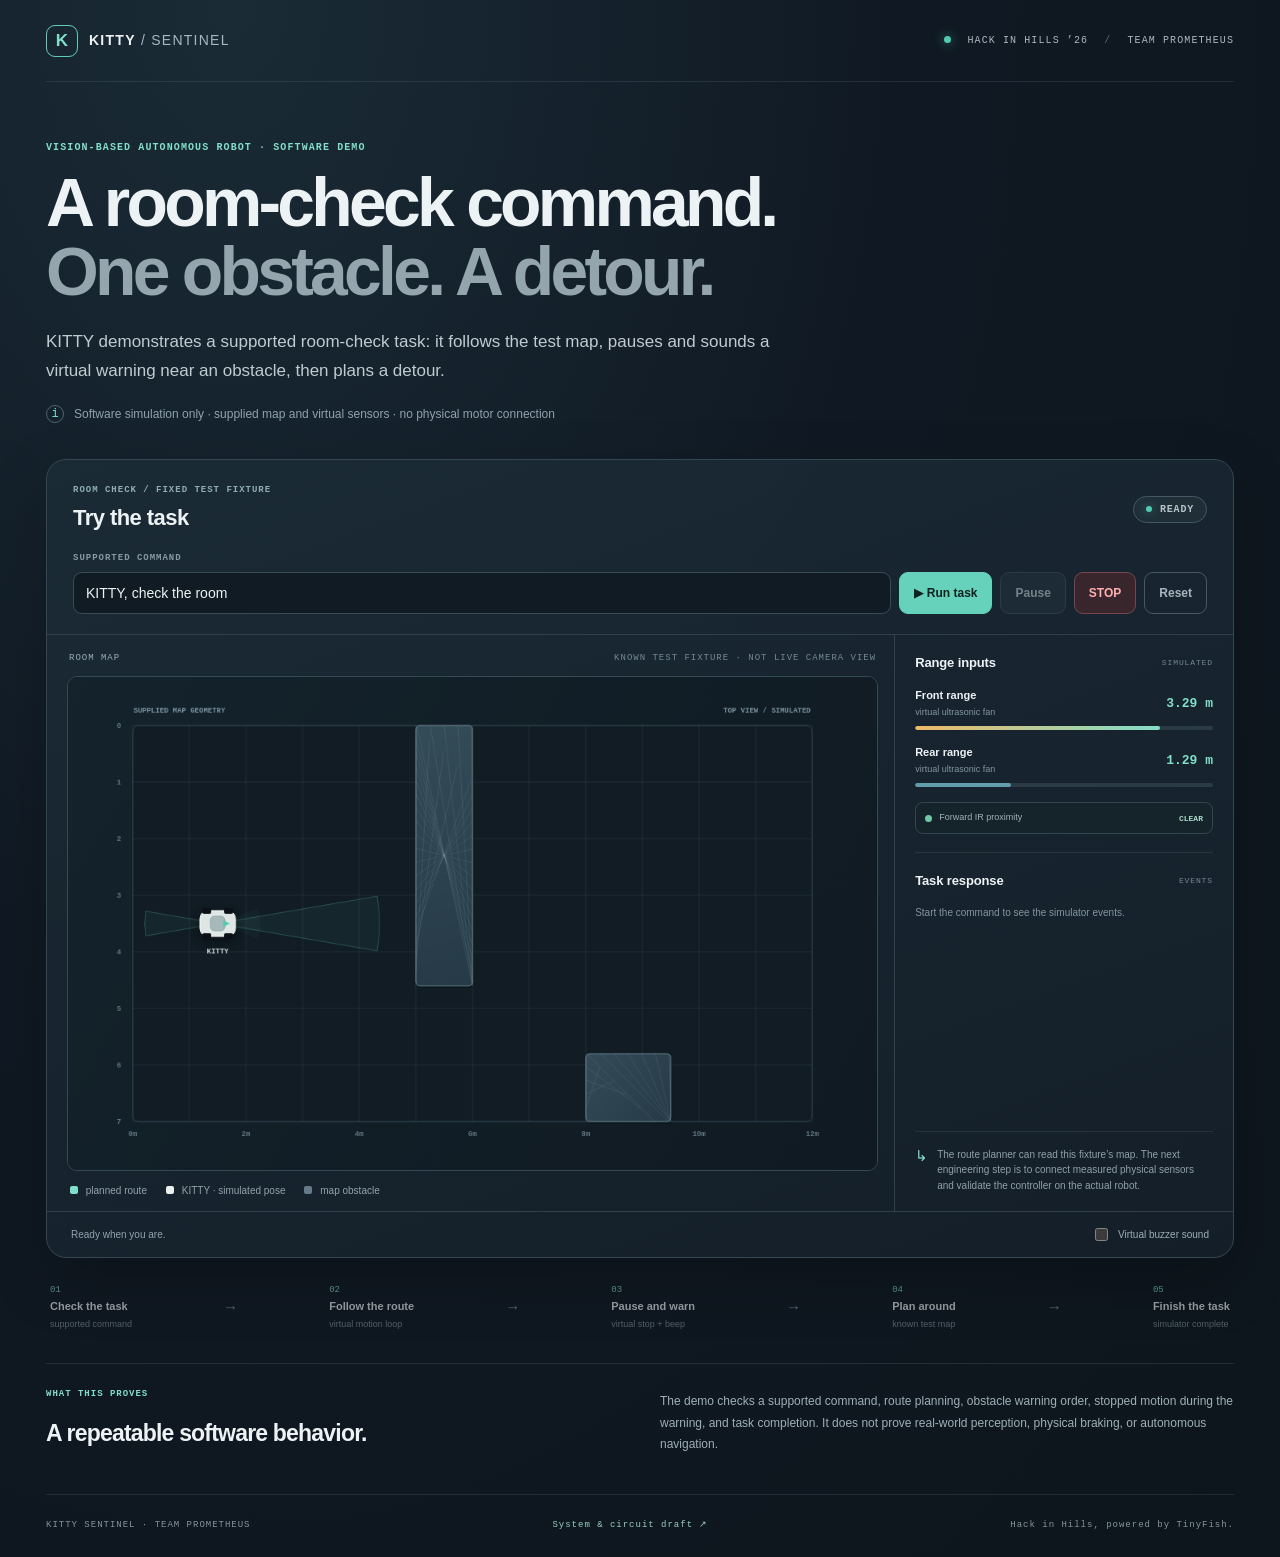
<file: software/room-check-demo/index.html>
<!doctype html>
<html lang="en">
<head>
  <meta charset="utf-8">
  <meta name="viewport" content="width=device-width, initial-scale=1">
  <meta name="theme-color" content="#101923">
  <meta name="description" content="Interactive software-only KITTY Sentinel room-check simulation by Team Prometheus.">
  <title>KITTY Sentinel · Room-check simulation</title>
  <link rel="stylesheet" href="style.css">
</head>
<body>
  <div class="shell">
    <header class="topbar">
      <a class="wordmark" href="#top" aria-label="KITTY Sentinel home"><span class="mark">K</span><span>KITTY<span class="wordmark-light"> / SENTINEL</span></span></a>
      <div class="top-meta"><span class="live-dot"></span> HACK IN HILLS ’26 <span class="meta-sep">/</span> TEAM PROMETHEUS</div>
    </header>

    <main id="top">
      <section class="intro">
        <p class="eyebrow">VISION-BASED AUTONOMOUS ROBOT · SOFTWARE DEMO</p>
        <h1>A room-check command.<br><span>One obstacle. A detour.</span></h1>
        <p class="dek">KITTY demonstrates a supported room-check task: it follows the test map, pauses and sounds a virtual warning near an obstacle, then plans a detour.</p>
        <div class="truthline"><span class="truth-icon">i</span><span>Software simulation only · supplied map and virtual sensors · no physical motor connection</span></div>
      </section>

      <section class="demo-card" aria-label="Interactive room-check simulation">
        <div class="demo-head">
          <div>
            <p class="eyebrow">ROOM CHECK / FIXED TEST FIXTURE</p>
            <h2>Try the task</h2>
          </div>
          <div id="phaseBadge" class="phase-badge" data-tone="ready"><span class="phase-dot"></span><span id="phaseText">READY</span></div>
        </div>

        <div class="controls-row">
          <label class="command-field" for="commandInput"><span>SUPPORTED COMMAND</span><input id="commandInput" value="KITTY, check the room" aria-label="Supported robot command"></label>
          <button class="button button-primary" id="runButton" type="button"><span aria-hidden="true">▶</span> Run task</button>
          <button class="button" id="pauseButton" type="button" disabled>Pause</button>
          <button class="button button-stop" id="stopButton" type="button">STOP</button>
          <button class="button button-quiet" id="resetButton" type="button">Reset</button>
        </div>

        <div class="sim-layout">
          <div class="canvas-wrap">
            <div class="canvas-label"><span>ROOM MAP</span><span>KNOWN TEST FIXTURE · NOT LIVE CAMERA VIEW</span></div>
            <canvas id="simCanvas" width="1000" height="610" aria-label="Top-down animated software simulation of KITTY following a route around a fixed obstacle map"></canvas>
            <div class="canvas-footer"><span><i class="key key-path"></i> planned route</span><span><i class="key key-robot"></i> KITTY · simulated pose</span><span><i class="key key-obstacle"></i> map obstacle</span></div>
          </div>

          <aside class="side-panel">
            <section class="panel-block">
              <div class="section-title"><h3>Range inputs</h3><span>SIMULATED</span></div>
              <div class="sensor-row"><div><span class="sensor-name">Front range</span><span class="sensor-note">virtual ultrasonic fan</span></div><strong id="frontValue">—</strong></div>
              <div class="sensor-track"><span id="frontBar"></span></div>
              <div class="sensor-row sensor-row-spaced"><div><span class="sensor-name">Rear range</span><span class="sensor-note">virtual ultrasonic fan</span></div><strong id="rearValue">—</strong></div>
              <div class="sensor-track"><span id="rearBar" class="bar-rear"></span></div>
              <div class="ir-chip"><span class="ir-lamp" id="irLamp"></span><span>Forward IR proximity</span><b id="irValue">CLEAR</b></div>
            </section>

            <section class="panel-block response-block">
              <div class="section-title"><h3>Task response</h3><span>EVENTS</span></div>
              <ol class="event-list" id="eventList" aria-live="polite"><li class="empty-event">Start the command to see the simulator events.</li></ol>
            </section>

            <section class="panel-block note-block">
              <span class="note-icon">↳</span>
              <p>The route planner can read this fixture’s map. The next engineering step is to connect measured physical sensors and validate the controller on the actual robot.</p>
            </section>
          </aside>
        </div>

        <div class="demo-foot"><span id="statusText">Ready when you are.</span><label class="sound-toggle"><input id="soundEnabled" type="checkbox"> Virtual buzzer sound</label></div>
      </section>

      <section class="sequence" aria-label="Task flow">
        <div class="sequence-step" data-step="SCAN"><span>01</span><b>Check the task</b><small>supported command</small></div>
        <div class="sequence-arrow">→</div>
        <div class="sequence-step" data-step="FOLLOW_COMMAND"><span>02</span><b>Follow the route</b><small>virtual motion loop</small></div>
        <div class="sequence-arrow">→</div>
        <div class="sequence-step" data-step="OBSTACLE_WARNING"><span>03</span><b>Pause and warn</b><small>virtual stop + beep</small></div>
        <div class="sequence-arrow">→</div>
        <div class="sequence-step" data-step="DETOUR"><span>04</span><b>Plan around</b><small>known test map</small></div>
        <div class="sequence-arrow">→</div>
        <div class="sequence-step" data-step="TASK_COMPLETE"><span>05</span><b>Finish the task</b><small>simulator complete</small></div>
      </section>

      <section class="project-note">
        <div><p class="eyebrow">WHAT THIS PROVES</p><h2>A repeatable software behavior.</h2></div>
        <p>The demo checks a supported command, route planning, obstacle warning order, stopped motion during the warning, and task completion. It does not prove real-world perception, physical braking, or autonomous navigation.</p>
      </section>

      <footer><span>KITTY SENTINEL · TEAM PROMETHEUS</span><a href="../../docs/CIRCUIT-AND-SYSTEM.md">System &amp; circuit draft ↗</a><span>Hack in Hills, powered by TinyFish.</span></footer>
    </main>
  </div>
  <script src="core.js"></script>
  <script src="command-controller.js"></script>
  <script src="app.js"></script>
</body>
</html>
</file>
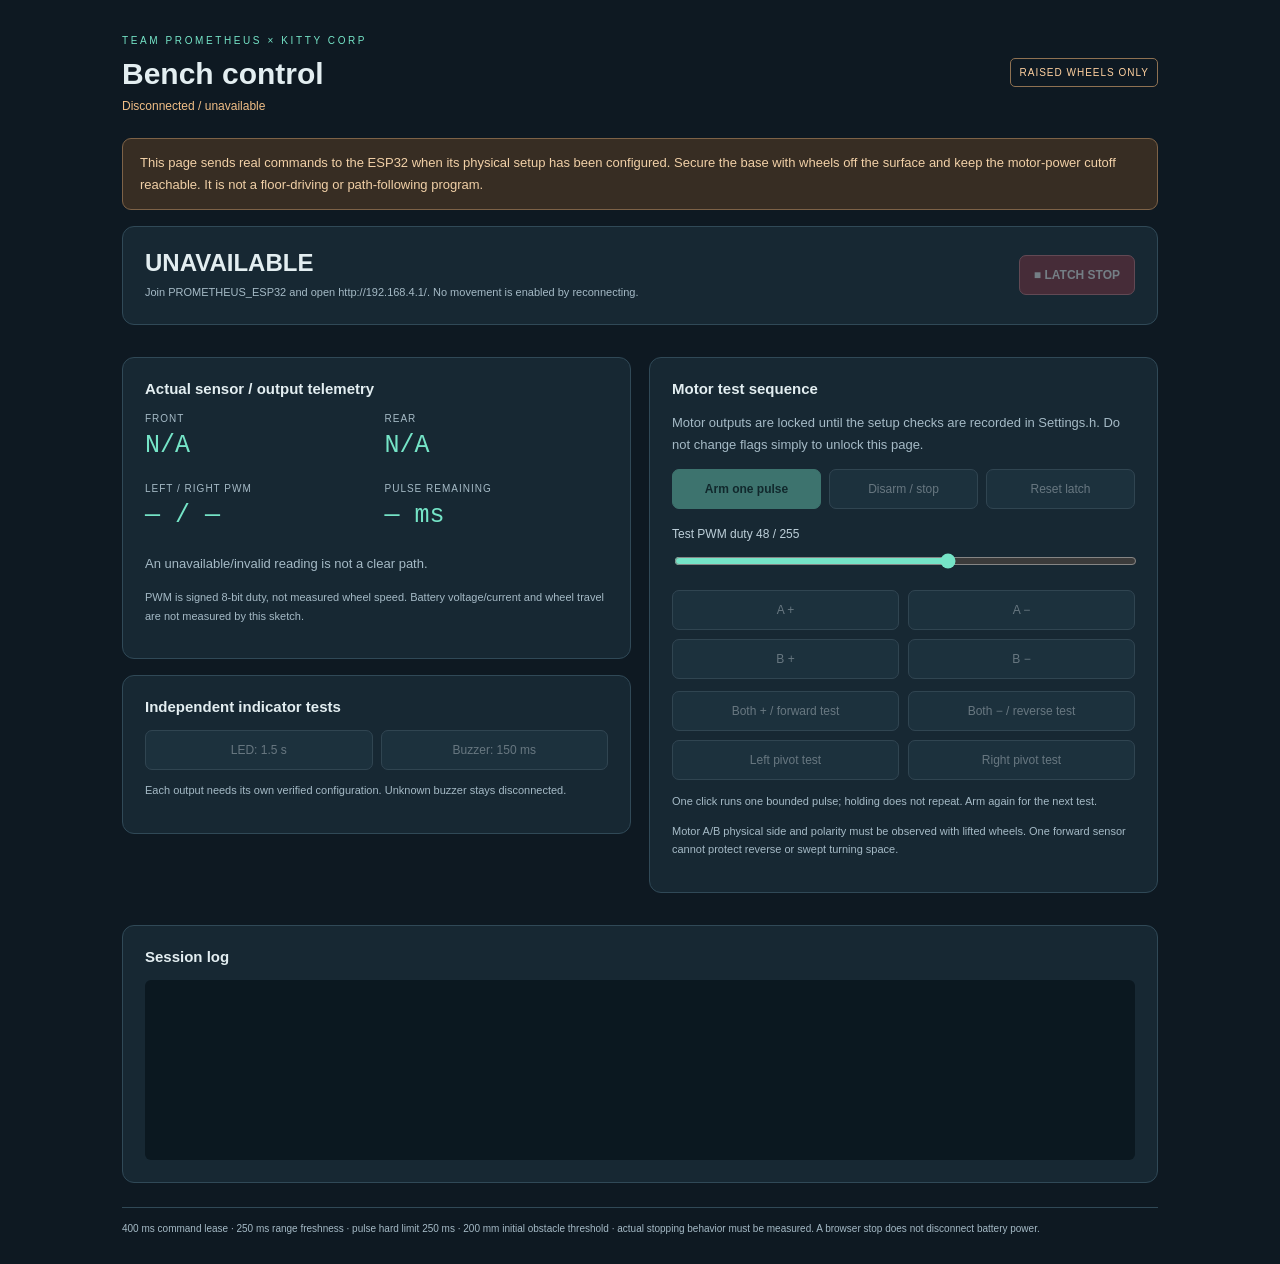
<file: software/prometheus_test_kit/dashboard.html>
<!doctype html>
<html lang="en">
  <head>
    <meta charset="utf-8" />
    <meta name="viewport" content="width=device-width,initial-scale=1" />
    <title>PROMETHEUS · Bench control</title>
    <style>
      :root {
        font-family:
          Segoe UI,
          Arial,
          sans-serif;
        color: #e3eef1;
        background: #0e1922;
        --mint: #75e4c7;
        --muted: #a5bac6;
      }
      * {
        box-sizing: border-box;
      }
      body {
        margin: 0;
      }
      main {
        max-width: 1080px;
        margin: auto;
        padding: 30px 22px;
      }
      header {
        display: flex;
        justify-content: space-between;
        align-items: center;
        gap: 15px;
        margin-bottom: 24px;
      }
      .eyebrow {
        color: var(--mint);
        font-size: 10px;
        letter-spacing: 2.6px;
      }
      h1 {
        font-size: 30px;
        margin: 9px 0 5px;
      }
      p {
        color: var(--muted);
        line-height: 1.7;
        font-size: 13px;
      }
      .badge {
        font-size: 10px;
        letter-spacing: 1px;
        color: #ffd1a0;
        border: 1px solid #8e7152;
        padding: 8px;
        border-radius: 5px;
      }
      .notice {
        background: #372d23;
        border: 1px solid #7d6247;
        padding: 13px 17px;
        border-radius: 9px;
        color: #f1d0a7;
      }
      .grid {
        display: grid;
        grid-template-columns: 1fr 1fr;
        gap: 18px;
      }
      .card {
        background: #172833;
        border: 1px solid #304957;
        border-radius: 12px;
        padding: 22px;
        margin: 16px 0;
      }
      .card h2 {
        font-size: 15px;
        margin: 0 0 15px;
      }
      .telemetry {
        display: grid;
        grid-template-columns: 1fr 1fr;
        gap: 16px;
      }
      dt {
        font-size: 10px;
        color: var(--muted);
        letter-spacing: 1px;
      }
      dd {
        margin: 7px 0;
        font-size: 25px;
        color: var(--mint);
        font-family: Consolas, monospace;
      }
      .state {
        display: flex;
        gap: 20px;
        align-items: center;
        justify-content: space-between;
      }
      .state strong {
        font-size: 24px;
      }
      .state small {
        color: var(--muted);
        display: block;
        margin-top: 7px;
        line-height: 1.6;
      }
      button {
        background: #253f4e;
        color: #dfedf3;
        border: 1px solid #57717f;
        border-radius: 7px;
        padding: 12px 14px;
        font: inherit;
        font-size: 12px;
        cursor: pointer;
      }
      button:hover {
        background: #36566a;
      }
      button:disabled {
        opacity: 0.4;
        cursor: not-allowed;
      }
      .primary {
        background: #77e3c7;
        color: #092a24;
        font-weight: bold;
        border-color: #77e3c7;
      }
      .danger {
        background: #8c3441;
        border-color: #d27b86;
        color: #fff;
        font-weight: bold;
      }
      .wide {
        width: 100%;
        margin: 10px 0;
      }
      .row {
        display: flex;
        gap: 8px;
        flex-wrap: wrap;
      }
      .row button {
        flex: 1;
      }
      .motor-buttons {
        display: grid;
        grid-template-columns: 1fr 1fr;
        gap: 9px;
        margin: 12px 0;
      }
      .muted,
      small {
        font-size: 11px;
        color: var(--muted);
        line-height: 1.7;
      }
      label {
        font-size: 12px;
        display: block;
        margin: 18px 0;
        color: #bdcfd9;
      }
      input[type="range"] {
        width: 100%;
        accent-color: var(--mint);
        margin-top: 12px;
      }
      #log {
        height: 180px;
        overflow: auto;
        white-space: pre-wrap;
        background: #0b1820;
        border-radius: 6px;
        padding: 12px;
        font:
          11px/1.8 Consolas,
          monospace;
      }
      #connection {
        color: #f0be86;
        font-size: 12px;
      }
      footer {
        border-top: 1px solid #304957;
        margin-top: 24px;
        padding-top: 15px;
        color: var(--muted);
        font-size: 10px;
      }
      button:focus-visible,
      input:focus-visible {
        outline: 3px solid #83f9d7;
        outline-offset: 3px;
      }
      @media (max-width: 700px) {
        main {
          padding: 20px 14px;
        }
        .grid {
          grid-template-columns: 1fr;
        }
        h1 {
          font-size: 25px;
        }
        .badge {
          max-width: 120px;
          text-align: center;
          font-size: 8px;
        }
        .state strong {
          font-size: 21px;
        }
        .card {
          padding: 18px;
        }
        dd {
          font-size: 22px;
        }
      }
    </style>
  </head>
  <body>
    <main>
      <header>
        <div>
          <span class="eyebrow">TEAM PROMETHEUS × KITTY CORP</span>
          <h1>Bench control</h1>
          <span id="connection">Connecting to ESP32…</span>
        </div>
        <span class="badge">RAISED WHEELS ONLY</span>
      </header>
      <p class="notice">
        This page sends real commands to the ESP32 when its physical setup has
        been configured. Secure the base with wheels off the surface and keep
        the motor-power cutoff reachable. It is not a floor-driving or
        path-following program.
      </p>
      <section class="card state">
        <div>
          <strong id="mode">UNAVAILABLE</strong
          ><small id="reason"
            >Open http://192.168.4.1/ after joining PROMETHEUS_ESP32.</small
          >
        </div>
        <button id="estop" class="danger" disabled>■ LATCH STOP</button>
      </section>
      <div class="grid">
        <div>
          <section class="card">
            <h2>Actual sensor / output telemetry</h2>
            <dl class="telemetry">
              <div>
                <dt>FRONT</dt>
                <dd id="front">N/A</dd>
              </div>
              <div>
                <dt>REAR</dt>
                <dd id="rear">N/A</dd>
              </div>
              <div>
                <dt>LEFT / RIGHT PWM</dt>
                <dd id="pwm">— / —</dd>
              </div>
              <div>
                <dt>PULSE REMAINING</dt>
                <dd id="remaining">— ms</dd>
              </div>
            </dl>
            <p id="sensor-note">
              An unavailable/invalid reading is not a clear path.
            </p>
            <p class="muted">
              PWM is signed 8-bit duty, not measured wheel speed. Battery
              voltage/current and wheel travel are not measured by this sketch.
            </p>
          </section>
          <section class="card">
            <h2>Independent indicator tests</h2>
            <div class="row">
              <button id="led" disabled>LED: 1.5 s</button
              ><button id="beep" disabled>Buzzer: 150 ms</button>
            </div>
            <p class="muted">
              Each output needs its own verified configuration. Unknown buzzer
              stays disconnected.
            </p>
          </section>
        </div>
        <div>
          <section class="card">
            <h2>Motor test sequence</h2>
            <p id="setup-note">
              Motor outputs are locked until the setup checks are recorded in
              Settings.h. Do not change flags simply to unlock this page.
            </p>
            <div class="row">
              <button id="arm" class="primary" disabled>Arm one pulse</button
              ><button id="stop" disabled>Disarm / stop</button
              ><button id="reset" disabled>Reset latch</button>
            </div>
            <label
              >Test PWM duty <output id="duty-value">48 / 255</output
              ><input id="duty" type="range" min="1" max="80" value="48"
            /></label>
            <div class="motor-buttons">
              <button data-action="a+" disabled>A +</button
              ><button data-action="a-" disabled>A −</button
              ><button data-action="b+" disabled>B +</button
              ><button data-action="b-" disabled>B −</button>
            </div>
            <div class="motor-buttons">
              <button data-action="forward" disabled>
                Both + / forward test</button
              ><button data-action="back" disabled>Both − / reverse test</button
              ><button data-action="left" disabled>Left pivot test</button
              ><button data-action="right" disabled>Right pivot test</button>
            </div>
            <p id="pulse-note" class="muted">
              One click runs one bounded pulse; holding does not repeat. Arm
              again for the next test.
            </p>
            <p class="muted">
              Motor A/B physical side and polarity must be observed with lifted
              wheels. One forward sensor cannot protect reverse or swept turning
              space.
            </p>
          </section>
        </div>
      </div>
      <section class="card">
        <h2>Session log</h2>
        <div id="log" role="log" aria-live="polite"></div>
      </section>
      <footer>
        400 ms command lease · 250 ms range freshness · pulse hard limit 250 ms
        · 200 mm initial obstacle threshold · actual stopping behavior must be
        measured. A browser stop does not disconnect battery power.
      </footer>
    </main>
    <script>
      (() => {
        "use strict";
        const $ = (id) => document.getElementById(id),
          actions = [...document.querySelectorAll("[data-action]")];
        let token = "",
          sequence = 0,
          lastSample = 0,
          connected = false,
          needsArm = true,
          polling = false,
          posting = false,
          priorityPosting = 0,
          controlEpoch = 0,
          pageActive = true,
          hb = null,
          state = null,
          first = true;
        const random = new Uint8Array(12);
        crypto.getRandomValues(random);
        const client = Array.from(random, (b) =>
          b.toString(16).padStart(2, "0"),
        ).join("");
        const log = (text) => {
          const el = $("log");
          el.textContent = (
            new Date().toLocaleTimeString() +
            " " +
            text +
            "\n" +
            el.textContent
          ).slice(0, 6000);
        };
        function stopHeartbeat() {
          if (hb) {
            clearInterval(hb);
            hb = null;
          }
        }
        function validate(d) {
          const modes = [
            "LOCKED",
            "DISARMED",
            "ARMED",
            "PULSE",
            "COMPLETE",
            "OBSTACLE",
            "FAULT",
            "ESTOP",
          ];
          if (
            !d ||
            d.transport !== "esp32-hardware-test" ||
            !modes.includes(d.mode) ||
            typeof d.reason !== "string" ||
            !/^[a-f0-9]{32}$/.test(d.token) ||
            !Number.isInteger(d.sequence) ||
            d.sequence < 0 ||
            !Number.isInteger(d.sample_id) ||
            d.sample_id < 0
          )
            throw Error("Invalid device state");
          for (const key of ["front_mm", "rear_mm"])
            if (
              d[key] !== null &&
              (!Number.isInteger(d[key]) || d[key] < 20 || d[key] > 4000)
            )
              throw Error("Invalid range");
          for (const key of [
            "motors_ready",
            "front_enabled",
            "rear_enabled",
            "led_enabled",
            "buzzer_enabled",
          ])
            if (typeof d[key] !== "boolean") throw Error("Invalid setup state");
          for (const key of ["left_pwm", "right_pwm"])
            if (!Number.isInteger(d[key]) || Math.abs(d[key]) > 80)
              throw Error("Invalid PWM");
          if (
            !Number.isInteger(d.remaining_ms) ||
            d.remaining_ms < 0 ||
            d.remaining_ms > 250 ||
            !Number.isInteger(d.pulse_ms) ||
            d.pulse_ms < 50 ||
            d.pulse_ms > 250 ||
            !Number.isInteger(d.default_duty) ||
            d.default_duty < 1 ||
            d.default_duty > 80
          )
            throw Error("Invalid test limits");
          return d;
        }
        function render() {
          const d = state,
            busy = posting || priorityPosting > 0,
            active = d && ["ARMED", "PULSE"].includes(d.mode),
            canPulse =
              connected && d && d.mode === "ARMED" && !needsArm && !busy;
          $("connection").textContent = connected
            ? "Connected to ESP32 · real telemetry"
            : "Disconnected / unavailable";
          $("mode").textContent = connected && d ? d.mode : "UNAVAILABLE";
          $("reason").textContent =
            connected && d
              ? d.reason
              : "Join PROMETHEUS_ESP32 and open http://192.168.4.1/. No movement is enabled by reconnecting.";
          $("front").textContent =
            connected && d && d.front_mm !== null
              ? (d.front_mm / 10).toFixed(1) + " cm"
              : "N/A";
          $("rear").textContent =
            connected && d && d.rear_mm !== null
              ? (d.rear_mm / 10).toFixed(1) + " cm"
              : "N/A";
          $("pwm").textContent =
            connected && d ? d.left_pwm + " / " + d.right_pwm : "— / —";
          $("remaining").textContent =
            connected && d ? d.remaining_ms + " ms" : "— ms";
          $("arm").disabled =
            !connected ||
            !d?.motors_ready ||
            !pageActive ||
            busy ||
            ["FAULT", "ESTOP", "OBSTACLE", "PULSE"].includes(d?.mode);
          $("stop").disabled = !token;
          $("estop").disabled = !token;
          $("reset").disabled = !connected || busy;
          $("led").disabled = !connected || !d?.led_enabled || active || busy;
          $("beep").disabled =
            !connected || !d?.buzzer_enabled || active || busy;
          actions.forEach((b) => (b.disabled = !canPulse));
          $("duty").disabled = !!active;
          if (d && connected) {
            $("setup-note").textContent = d.motors_ready
              ? "Motor setup enabled by operator configuration; this is not an automatic electrical inspection."
              : "LOCKED: confirm board/driver labels, motor/current and supply checks, lifted wheels, and real voltage settings before enabling motor tests.";
            $("pulse-note").textContent =
              "One click: " +
              d.pulse_ms +
              " ms at the selected duty. Hard maximum 250 ms. New arm required after completion.";
            $("sensor-note").textContent =
              (d.front_enabled ? "Front enabled. " : "Front disabled. ") +
              (d.rear_enabled
                ? "Rear enabled."
                : "Rear disabled; bench-only reverse has no rear ranging.");
          }
          if (connected && active && !needsArm && !hb)
            hb = setInterval(() => {
              if (!posting && priorityPosting === 0)
                send("heartbeat").catch(handleFailure);
            }, 100);
          if (!connected || !active || needsArm) stopHeartbeat();
        }
        function apply(d) {
          validate(d);
          if (token && token !== d.token) {
            controlEpoch++;
            sequence = 0;
            lastSample = 0;
            needsArm = true;
            stopHeartbeat();
            log("Device restarted; new deliberate arm required.");
          }
          token = d.token;
          sequence = Math.max(sequence, d.sequence);
          if (d.sample_id < lastSample) return;
          lastSample = d.sample_id;
          const oldMode = state?.mode;
          state = d;
          connected = true;
          if (!["ARMED", "PULSE"].includes(d.mode)) {
            needsArm = true;
            stopHeartbeat();
          }
          if (first) {
            $("duty").value = d.default_duty;
            $("duty-value").textContent = d.default_duty + " / 255";
            first = false;
          }
          if (d.mode !== oldMode) log(d.mode + ": " + d.reason);
          render();
        }
        async function fetchJSON(url, options = {}) {
          const abort = new AbortController(),
            timer = setTimeout(() => abort.abort(), 650);
          try {
            const r = await fetch(url, {
              cache: "no-store",
              ...options,
              signal: abort.signal,
            });
            const d = await r.json();
            if (!r.ok) throw Error(d.error || "HTTP " + r.status);
            return d;
          } finally {
            clearTimeout(timer);
          }
        }
        function cancelled() {
          const e = new Error("Control transaction cancelled");
          e.name = "ControlCancelled";
          return e;
        }
        function cancelControl() {
          controlEpoch++;
          needsArm = true;
          stopHeartbeat();
        }
        function current(epoch, boot) {
          return (
            epoch === controlEpoch &&
            boot === token &&
            pageActive &&
            !document.hidden
          );
        }
        async function send(action, epoch = controlEpoch, priority = false) {
          if (!priority && posting) throw Error("Another command is pending");
          if (!token) throw Error("No device session");
          const boot = token;
          if (priority) priorityPosting++;
          else posting = true;
          render();
          try {
            const body = new URLSearchParams({
              action,
              client,
              seq: String(++sequence),
              duty: $("duty").value,
            });
            const d = await fetchJSON("/api/command", {
              method: "POST",
              headers: {
                "X-Prometheus-Token": boot,
                "Content-Type": "application/x-www-form-urlencoded",
              },
              body,
            });
            if (epoch !== controlEpoch || boot !== token) throw cancelled();
            apply(d);
            return d;
          } catch (e) {
            if (epoch !== controlEpoch || boot !== token) throw cancelled();
            throw e;
          } finally {
            if (priority) priorityPosting--;
            else posting = false;
            render();
          }
        }
        function bestEffortStop(action = "stop") {
          if (!token) return;
          const body = new URLSearchParams({
            action,
            client,
            seq: String(++sequence),
          });
          fetch("/api/command", {
            method: "POST",
            headers: {
              "X-Prometheus-Token": token,
              "Content-Type": "application/x-www-form-urlencoded",
            },
            body,
            keepalive: true,
          }).catch(() => {});
        }
        function fail(error, fallback = "stop") {
          cancelControl();
          connected = false;
          bestEffortStop(fallback);
          render();
          log("Control interrupted: " + error.message);
        }
        function handleFailure(error) {
          if (error.name !== "ControlCancelled") fail(error);
        }
        async function priorityStop(action) {
          cancelControl();
          const epoch = controlEpoch;
          try {
            await send(action, epoch, true);
          } catch (e) {
            if (e.name !== "ControlCancelled") fail(e, action);
          }
        }
        async function poll() {
          if (polling) return;
          polling = true;
          try {
            apply(await fetchJSON("/api/state"));
          } catch (e) {
            if (connected || first) handleFailure(e);
          } finally {
            polling = false;
          }
        }
        $("arm").onclick = async () => {
          cancelControl();
          const epoch = controlEpoch,
            boot = token;
          if (!current(epoch, boot)) return;
          try {
            await send("stop", epoch);
            if (!current(epoch, boot)) throw cancelled();
            await send("arm", epoch);
            if (!current(epoch, boot)) throw cancelled();
            needsArm = false;
            render();
          } catch (e) {
            handleFailure(e);
          }
        };
        for (const id of ["stop", "estop"])
          $(id).onclick = () => priorityStop(id);
        $("reset").onclick = () => {
          cancelControl();
          send("reset").catch(handleFailure);
        };
        for (const id of ["led", "beep"])
          $(id).onclick = () => send(id).catch(handleFailure);
        actions.forEach(
          (b) =>
            (b.onclick = () => send(b.dataset.action).catch(handleFailure)),
        );
        $("duty").oninput = () =>
          ($("duty-value").textContent = $("duty").value + " / 255");
        function leave() {
          pageActive = false;
          cancelControl();
          bestEffortStop();
          render();
        }
        window.addEventListener("blur", leave);
        window.addEventListener("pagehide", leave);
        window.addEventListener("focus", () => {
          pageActive = true;
          render();
        });
        document.addEventListener("visibilitychange", () => {
          if (document.hidden) leave();
          else {
            pageActive = document.hasFocus();
            poll();
          }
        });
        window.addEventListener("keydown", (e) => {
          if (
            e.code === "Space" &&
            !/^(INPUT|TEXTAREA|SELECT)$/.test(document.activeElement.tagName)
          ) {
            e.preventDefault();
            priorityStop("estop");
          }
        });
        if (
          location.protocol === "http:" &&
          location.hostname === "192.168.4.1"
        ) {
          poll();
          setInterval(() => {
            if (!document.hidden) poll();
          }, 200);
        } else {
          $("connection").textContent =
            "Device-hosted page · open http://192.168.4.1/";
          render();
        }
      })();
    </script>
  </body>
</html>
</file>
<file: software/room-check-demo/style.css>
:root{color-scheme:dark;--bg:#101923;--panel:#17232d;--panel-2:#1b2a35;--line:#30414c;--muted:#a7b5bd;--subtle:#778894;--text:#edf3f4;--mint:#81dec8;--mint-strong:#52c9b1;--amber:#efbc68;--red:#f2777d;--mono:ui-monospace,SFMono-Regular,Consolas,"Liberation Mono",monospace;--sans:Inter,"Segoe UI",Arial,sans-serif}*{box-sizing:border-box}body{margin:0;background:radial-gradient(ellipse at 18% 0%,#1a2b36 0,#101923 45%,#0d151c 100%);color:var(--text);font-family:var(--sans);font-size:15px;line-height:1.5}.shell{max-width:1440px;margin:0 auto;padding:0 46px}.topbar{height:82px;border-bottom:1px solid rgba(151,178,188,.14);display:flex;align-items:center;justify-content:space-between}.wordmark{display:flex;align-items:center;gap:11px;color:var(--text);text-decoration:none;font-weight:800;letter-spacing:.09em;font-size:14px}.mark{display:grid;place-items:center;width:32px;height:32px;border:1px solid #61cdb6;border-radius:9px;color:var(--mint);font-size:17px;letter-spacing:0}.wordmark-light{font-weight:500;color:#a8b6bd}.top-meta,.eyebrow,.canvas-label,.section-title>span,.command-field>span,footer{font-family:var(--mono);font-size:10px;letter-spacing:.11em}.top-meta{color:#aab8c0}.live-dot,.phase-dot{display:inline-block;width:7px;height:7px;border-radius:50%;background:var(--mint-strong);box-shadow:0 0 11px rgba(82,201,177,.65);margin-right:9px}.meta-sep{padding:0 9px;color:#586a74}.intro{padding:58px 0 36px;max-width:820px}.eyebrow{margin:0 0 14px;color:var(--mint);font-weight:700}.intro h1{font-size:clamp(42px,5.3vw,72px);line-height:1.01;letter-spacing:-.055em;margin:0;max-width:850px;font-weight:720}.intro h1 span{color:#94a5ad}.dek{max-width:760px;margin:22px 0 19px;color:#c0cbd0;font-size:17px;line-height:1.7}.truthline{display:flex;align-items:center;gap:10px;color:#8fa2ab;font-size:12px}.truth-icon{display:grid;place-items:center;width:18px;height:18px;border:1px solid #4d6370;border-radius:50%;font:12px var(--mono);color:var(--mint)}.demo-card{background:linear-gradient(160deg,rgba(27,42,53,.98),rgba(20,31,40,.98));border:1px solid #344651;border-radius:20px;box-shadow:0 22px 60px rgba(0,0,0,.22);overflow:hidden}.demo-head{display:flex;justify-content:space-between;align-items:center;padding:24px 26px 18px}.demo-head .eyebrow{margin-bottom:4px;font-size:9px;color:#8fadb3}.demo-head h2{margin:0;font-size:22px;letter-spacing:-.025em}.phase-badge{display:inline-flex;align-items:center;padding:7px 12px;border:1px solid #3d5e5d;border-radius:999px;color:var(--mint);font:700 10px var(--mono);letter-spacing:.08em;background:#18332f}.phase-badge[data-tone=warning]{color:var(--amber);border-color:#765d35;background:#342b1e}.phase-badge[data-tone=stopped]{color:var(--red);border-color:#774448;background:#352126}.phase-badge[data-tone=done]{color:var(--mint);border-color:#3d6c60;background:#18332f}.phase-badge[data-tone=ready]{color:#b7c4ca;border-color:#455764;background:#202e38}.phase-badge .phase-dot{width:6px;height:6px;margin-right:8px}.controls-row{display:flex;align-items:end;gap:8px;padding:0 26px 20px}.command-field{display:flex;flex-direction:column;gap:6px;flex:1;min-width:230px}.command-field>span{font-size:9px;color:#879aa4;font-weight:700}.command-field input{height:42px;padding:0 12px;border-radius:9px;border:1px solid #394b56;background:#111b23;color:#edf3f4;font:14px var(--sans);outline:none}.command-field input:focus{border-color:var(--mint-strong);box-shadow:0 0 0 3px rgba(82,201,177,.12)}button{font:600 12px var(--sans);color:#e6eef0;border:1px solid #455864;border-radius:9px;background:#23343f;height:42px;padding:0 14px;white-space:nowrap;cursor:pointer;transition:transform .15s ease,border-color .15s ease,background .15s ease}button:hover:not(:disabled){transform:translateY(-1px);border-color:#8ba4ad;background:#2a3e4a}button:focus-visible{outline:2px solid var(--mint);outline-offset:2px}button:disabled{opacity:.45;cursor:not-allowed}.button-primary{background:#66d2bb;color:#10221f;border-color:#66d2bb;font-weight:750}.button-primary:hover:not(:disabled){background:#8ce5d2;border-color:#8ce5d2}.button-stop{color:#ffafb1;background:#39262c;border-color:#74474e}.button-stop:hover:not(:disabled){background:#4a2d33;border-color:#b26168}.button-quiet{background:transparent;color:#a7b5bd}.sim-layout{display:grid;grid-template-columns:minmax(0,1.7fr) minmax(260px,.68fr);gap:0;border-top:1px solid var(--line);border-bottom:1px solid var(--line)}.canvas-wrap{min-width:0;padding:17px 16px 13px 20px}.canvas-label{display:flex;justify-content:space-between;color:#9baeb6;font-size:9px;margin:0 2px 11px}.canvas-label span:last-child{color:#758994}.canvas-wrap canvas{display:block;width:100%;height:auto;aspect-ratio:1000/610;background:#111c24;border-radius:10px;border:1px solid #354954}.canvas-footer{display:flex;gap:19px;flex-wrap:wrap;padding:12px 3px 0;color:#92a4ac;font-size:10px}.key{display:inline-block;width:8px;height:8px;border-radius:2px;margin-right:5px}.key-path{background:var(--mint)}.key-robot{background:#e9f0ee}.key-obstacle{background:#657b89}.side-panel{border-left:1px solid var(--line);padding:0 20px;display:flex;flex-direction:column}.panel-block{padding:18px 0;border-bottom:1px solid rgba(136,158,168,.15)}.section-title{display:flex;justify-content:space-between;align-items:center;margin-bottom:15px}.section-title h3{font-size:13px;margin:0;letter-spacing:-.01em}.section-title>span{font-size:8px;color:#738894}.sensor-row{display:flex;justify-content:space-between;align-items:center}.sensor-name,.sensor-note{display:block}.sensor-name{font-size:11px;font-weight:650}.sensor-note{font-size:9px;color:#82959e;margin-top:2px}.sensor-row strong{font:600 13px var(--mono);color:var(--mint)}.sensor-row-spaced{margin-top:14px}.sensor-track{height:4px;background:#2b3b45;border-radius:99px;overflow:hidden;margin-top:7px}.sensor-track span{display:block;height:100%;width:50%;border-radius:99px;background:linear-gradient(90deg,#edb867,#81dec8);transition:width .15s linear}.sensor-track span.bar-rear{background:#609eab}.ir-chip{display:flex;align-items:center;gap:7px;margin-top:15px;padding:8px 9px;border:1px solid #33464f;border-radius:8px;background:#15232b;color:#9fb0b7;font-size:9px}.ir-lamp{width:7px;height:7px;border-radius:50%;background:#70c7a4}.ir-chip[data-near=true]{border-color:#795d36;background:#30271d;color:#f0c376}.ir-chip[data-near=true] .ir-lamp{background:var(--amber);box-shadow:0 0 8px #d89b41}.ir-chip b{margin-left:auto;color:#abd8c8;font:700 8px var(--mono)}.ir-chip[data-near=true] b{color:var(--amber)}.response-block{flex:1;min-height:160px}.event-list{list-style:none;padding:0;margin:0;display:flex;flex-direction:column;gap:10px}.event-list li{display:flex;align-items:flex-start;gap:9px;font-size:10px;color:#bec9ce}.event-time{flex:0 0 37px;color:#7e929c;font:9px var(--mono);padding-top:2px}.event-mark{width:6px;height:6px;border:1px solid var(--mint);border-radius:50%;margin-top:4px;flex:0 0 6px}.event-list li.warning .event-mark{background:var(--amber);border-color:var(--amber)}.empty-event{color:#82959e!important;line-height:1.6}.note-block{display:flex;gap:9px;border-bottom:0;padding-top:15px;padding-bottom:18px}.note-icon{color:var(--mint);font:15px var(--mono)}.note-block p{margin:0;color:#8fa1aa;font-size:10px;line-height:1.55}.demo-foot{display:flex;justify-content:space-between;align-items:center;padding:13px 24px;color:#91a3ac;font-size:10px}.sound-toggle{display:flex;gap:7px;align-items:center;color:#9eafb6;cursor:pointer}.sound-toggle input{accent-color:var(--mint-strong)}.sequence{display:flex;align-items:center;justify-content:space-between;gap:10px;padding:27px 4px 32px}.sequence-step{display:flex;flex-direction:column;min-width:0;gap:3px;opacity:.58;transition:opacity .2s ease,transform .2s ease}.sequence-step.active{opacity:1;transform:translateY(-2px)}.sequence-step.complete{opacity:.85}.sequence-step span{font:9px var(--mono);color:#83d9c5}.sequence-step b{font-size:11px}.sequence-step small{color:#81939d;font-size:9px}.sequence-arrow{color:#50636e;font:15px var(--mono)}.project-note{display:grid;grid-template-columns:1fr 1fr;gap:40px;padding:24px 0 38px;border-top:1px solid rgba(151,178,188,.15)}.project-note .eyebrow{font-size:9px}.project-note h2{margin:0;font-size:23px;letter-spacing:-.035em}.project-note>p{margin:3px 0 0;max-width:620px;color:#9eafb7;font-size:12px;line-height:1.8}footer{border-top:1px solid rgba(151,178,188,.14);min-height:63px;display:flex;align-items:center;justify-content:space-between;gap:15px;color:#84959d;font-size:9px}footer a{color:#99cfc0;text-decoration:none}footer a:hover{text-decoration:underline}body.warning .truthline{color:#e4c07f}
@media(max-width:980px){.shell{padding:0 24px}.sim-layout{grid-template-columns:minmax(0,1.5fr) minmax(230px,.8fr)}.side-panel{padding:0 14px}.controls-row{flex-wrap:wrap}.command-field{flex-basis:100%}.sequence{gap:6px}.sequence-step b{font-size:10px}.sequence-step small{font-size:8px}}
@media(max-width:720px){.shell{padding:0 14px}.topbar{height:66px}.top-meta{font-size:8px}.intro{padding:42px 0 27px}.intro h1{font-size:45px}.dek{font-size:14px}.demo-head{padding:20px 16px 14px}.controls-row{padding:0 16px 16px;gap:7px}.command-field{min-width:100%}.button{flex:1;padding:0 8px;font-size:11px}.sim-layout{grid-template-columns:1fr}.canvas-wrap{padding:14px 10px 10px}.side-panel{border-left:0;border-top:1px solid var(--line);padding:0 16px}.response-block{min-height:120px}.canvas-label{font-size:8px}.canvas-footer{gap:10px}.demo-foot{padding:13px 16px;gap:10px;flex-wrap:wrap}.sequence{display:grid;grid-template-columns:1fr auto 1fr;gap:15px;padding:23px 4px}.sequence-step:nth-of-type(5){display:none}.sequence-arrow:nth-of-type(6){display:none}.project-note{grid-template-columns:1fr;gap:8px;padding-bottom:28px}.project-note h2{font-size:21px}footer{padding:13px 0;flex-wrap:wrap;font-size:8px}}
@media(prefers-reduced-motion:reduce){*,*::before,*::after{scroll-behavior:auto!important;transition:none!important;animation:none!important}}
</file>
